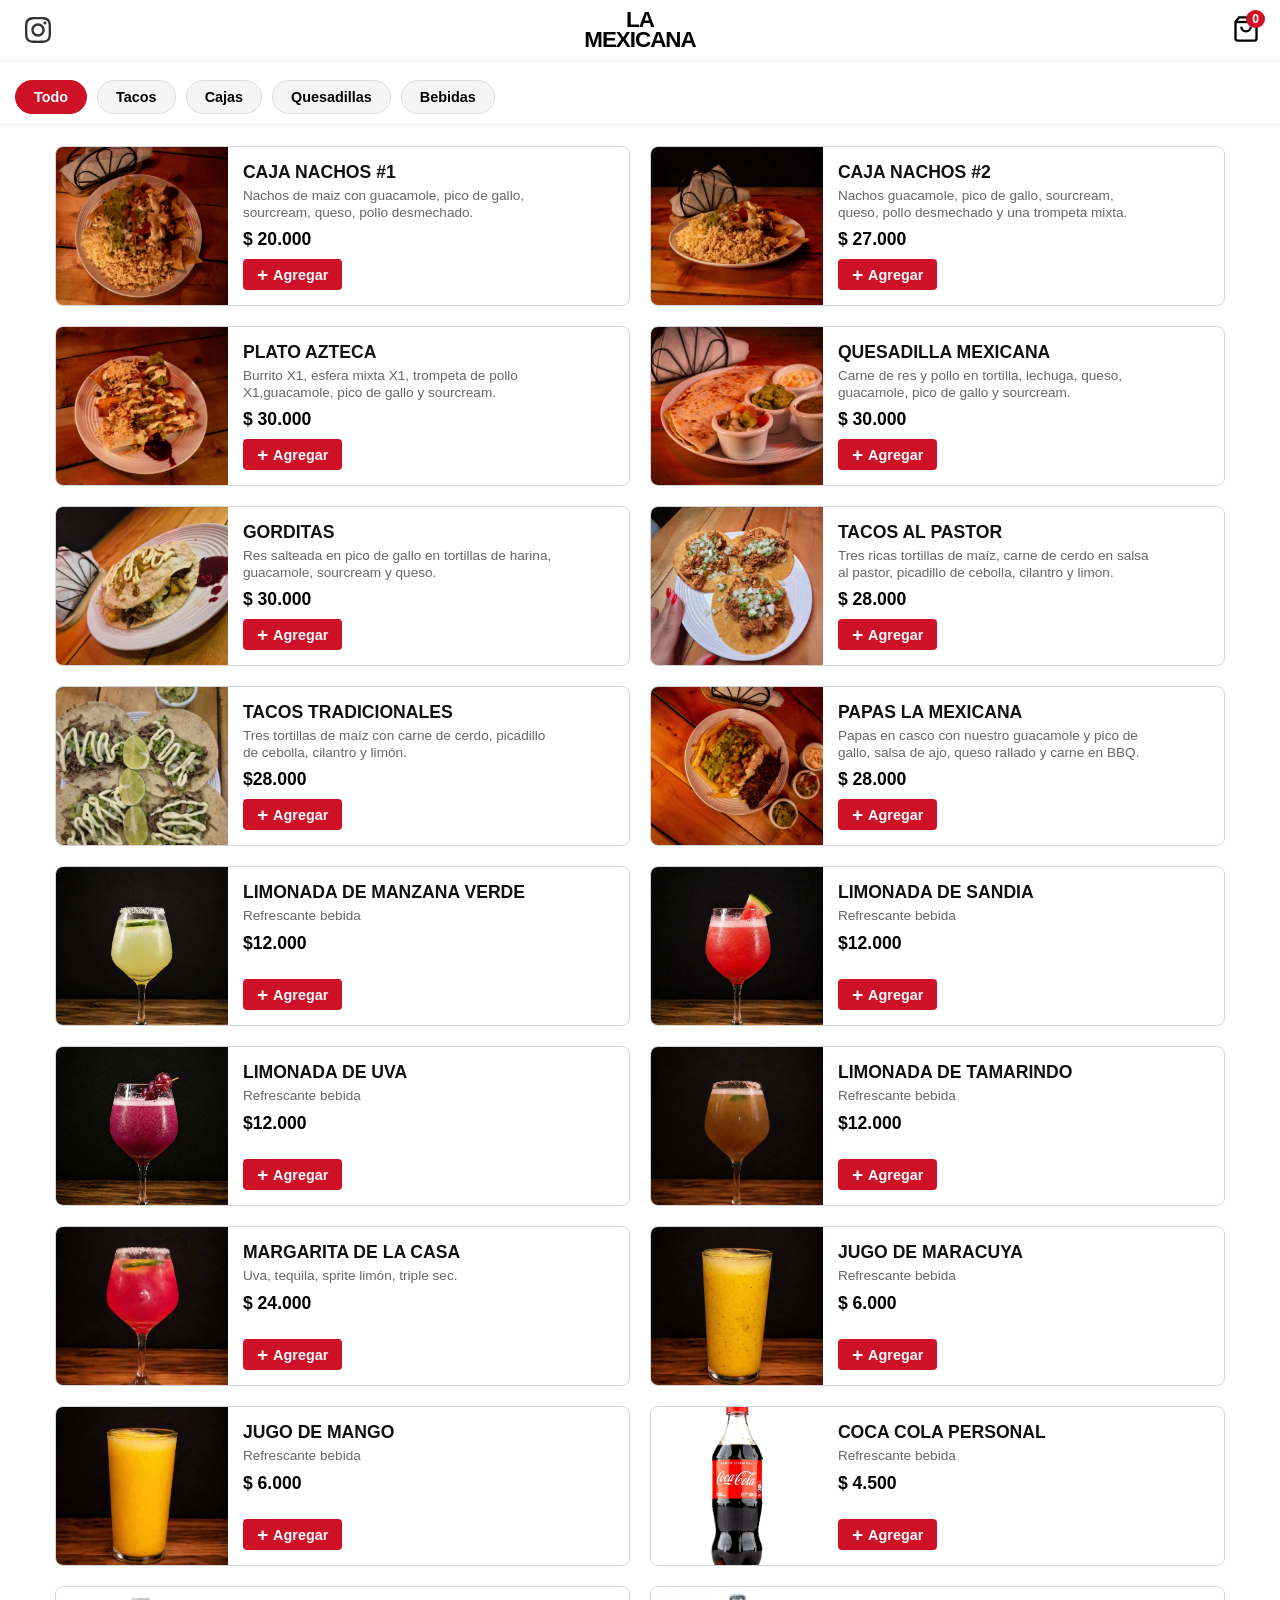
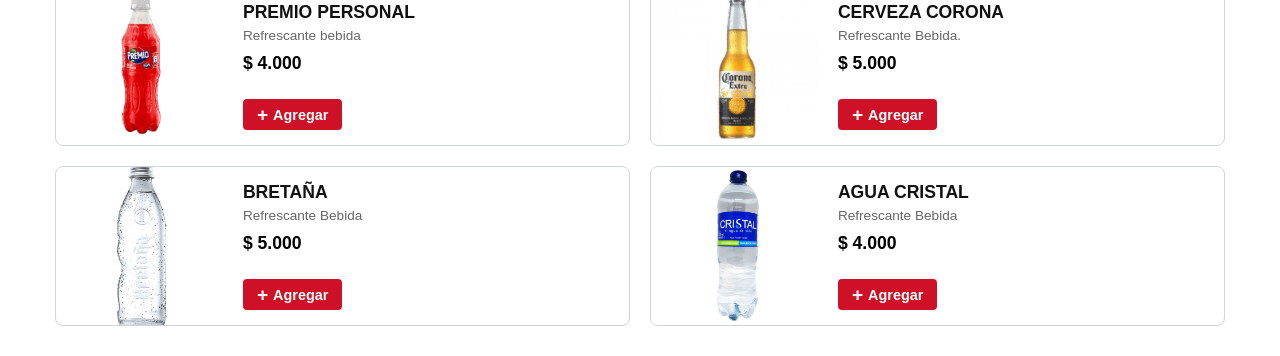
<file: index.html>
<!DOCTYPE html>
<html lang="es">
<head>
    <meta charset="UTF-8">
    <meta name="google-site-verification" content="0MdBgIOoz4lcmElptURvBI7QgKRlMgkLcE9_3x5aL7k" />
    <meta name="viewport" content="width=device-width, initial-scale=1.0">
    <title>La Mexicana | Restaurante Mexicano </title>
    <meta name="google-site-verification" content="3avUGwNjsr0bWU4LqgYC7vTgoO8_vTx6WluDclykZWw" /> 
    <link rel="icon" href="imagenes/logo-lamexicana.png" type="image/jpeg">
    <link rel="stylesheet" href="styles.css">
</head>
<body>
    <div id="overlay-bg" class="overlay-bg"></div>

    <div id="side-cart" class="cart-sidebar">
        <div style="padding:20px; border-bottom:1px solid #eee; display:flex; justify-content:space-between; align-items:center;">
            <h3 style="margin:0; font-size:16px; letter-spacing:1px;">TU CARRITO</h3>
            <button id="close-cart" class="close-btn">✕</button>
        </div>

        <div id="cart-items-container" class="cart-body">
            <p style="text-align:center; color:#888; margin-top:50px;">El carrito está vacío</p>
        </div>

        <div style="padding:20px; border-top:1px solid #eee; background: #fafafa;">
            <div style="display: flex; justify-content: space-between; align-items: center; margin-bottom: 15px;">
                <span style="font-size: 14px; font-weight: bold;">¿Necesitas domicilio?</span>
                <select id="delivery-select" onchange="updateCartUI()" style="padding: 5px; border-radius: 5px; border: 1px solid #ccc;">
                    <option value="local">No, comer aquí</option>
                    <option value="no">No, paso al local</option>
                    <option value="si">Sí, por favor</option>
                </select>
            </div>
            <div id="cart-total-display"></div>
        </div>

        <div style="padding:20px; border-top:1px solid #eee;">
            <button id="checkout-whatsapp" class="btn-add-cart" style="width: 100%; margin: 0;">
                FINALIZAR POR WHATSAPP
            </button>
        </div>
    </div>

    <header class="header">
        <div class="header-container">
            <div class="header-left">
                <a href="//www.instagram.com/mexicana_bello?igsh=aDVqdjcwMXY2ZnRp" target="_blank" rel="noopener noreferrer" class="icon-link-mex" aria-label="Visitar nuestro Instagram">
                    <svg viewBox="0 0 24 24" class="instagram-icon" fill="currentColor">
                        <path d="M12 2.163c3.204 0 3.584.012 4.85.07 3.252.148 4.771 1.691 4.919 4.919.058 1.265.069 1.645.069 4.849 0 3.205-.012 3.584-.069 4.849-.149 3.225-1.664 4.771-4.919 4.919-1.266.058-1.644.07-4.85.07-3.204 0-3.584-.012-4.849-.07-3.26-.149-4.771-1.699-4.919-4.919-.058-1.265-.069-1.645-.069-4.849 0-3.204.012-3.584.069-4.849.149-3.225 1.664-4.771 4.919-4.919 1.266-.057 1.645-.069 4.849-.069zm0-2.163c-3.259 0-3.667.014-4.947.072-4.358.2-6.78 2.618-6.98 6.98-.059 1.281-.073 1.689-.073 4.948 0 3.259.014 3.668.072 4.948.2 4.358 2.618 6.78 6.98 6.98 1.281.058 1.689.072 4.948.072 3.259 0 3.668-.014 4.948-.072 4.354-.2 6.782-2.618 6.979-6.98.059-1.28.073-1.689.073-4.948 0-3.259-.014-3.667-.072-4.947-.196-4.354-2.617-6.78-6.979-6.98-1.281-.059-1.69-.073-4.949-.073zm0 5.838c-3.403 0-6.162 2.759-6.162 6.162s2.759 6.162 6.162 6.162 6.162-2.759 6.162-6.162-2.759-6.162-6.162-6.162zm0 10.162c-2.209 0-4-1.791-4-4 0-2.209 1.791-4 4-4s4 1.791 4 4c0 2.209-1.791 4-4 4zm6.406-11.845c-.796 0-1.441.645-1.441 1.44s.645 1.44 1.441 1.44c.795 0 1.439-.645 1.439-1.44s-.644-1.44-1.439-1.44z"/>
                    </svg>
                </a>
            </div>
            <div class="header-logo">
                <h1 class="logo-text">LA <br> MEXICANA</h1>
            </div>
            <div class="header-icons">
                <button class="icon-btn" id="cart-trigger" style="background:none; border:none; position:relative; cursor:pointer;">
                    <svg viewBox="0 0 24 24" width="28" height="28" stroke="currentColor" stroke-width="2" fill="none">
                        <path d="M6 2L3 6v14a2 2 0 0 0 2 2h14a2 2 0 0 0 2-2V6l-3-4Z"></path>
                        <line x1="3" y1="6" x2="21" y2="6"></line>
                        <path d="M16 10a4 4 0 0 1-8 0"></path>
                    </svg>
                    <span class="cart-count">0</span>
                </button>
            </div>
        </div>
    </header>

    <nav class="category-nav">
        <div class="category-scroll">
            <button class="category-btn active" onclick="filterCategory('todos')">Todo</button>
            <button class="category-btn" onclick="filterCategory('Tacos')">Tacos</button>
            <button class="category-btn" onclick="filterCategory('Cajas')">Cajas</button>
            <button class="category-btn" onclick="filterCategory('Quesadillas')"> Quesadillas</button>
            <button class="category-btn" onclick="filterCategory('Bebidas')">Bebidas</button>
        </div>
    </nav>

    <main class="menu-container">
        <div class="product-grid">

            <div class="product-card Cajas">
                <div class="product-image">
                    <img src="imagenes/caja-01.webp" loading="lazy" alt="Caja nachos 01">
                </div>
                <div class="product-info">
                    <div class="product-text">
                        <h3>CAJA NACHOS #1</h3>
                        <p>Nachos de maiz con guacamole, pico de gallo, sourcream, queso, pollo desmechado. </p>
                        <span class="price">$ 20.000</span>
                    </div>
                    <button class="btn-add-mex" onclick="addToCart('caja-01', 'Caja Nachos #1', 30000)">
                        <span class="plus-icon">+</span> Agregar
                    </button>
                </div>
            </div>

            <div class="product-card Cajas">
                <div class="product-image">
                    <img src="imagenes/caja-02.webp" loading="lazy" alt="Caja Nachos #2">
                </div>
                <div class="product-info">
                    <div class="product-text">
                        <h3>CAJA NACHOS #2</h3>
                        <p>Nachos guacamole, pico de gallo, sourcream, queso, pollo desmechado y una trompeta mixta.</p>
                        <span class="price">$ 27.000</span>
                    </div>
                    <button class="btn-add-mex" onclick="addToCart('caja-02', 'Caja Nachos #2', 30000)">
                        <span class="plus-icon">+</span> Agregar
                    </button>
                </div>
            </div>


            <div class="product-card Cajas">
                <div class="product-image">
                    <img src="imagenes/plato-azteca.webp" loading="lazy" alt="Plato Azteca">
                </div>
                <div class="product-info">
                    <div class="product-text">
                        <h3>PLATO AZTECA</h3>
                        <p>Burrito X1, esfera mixta X1, trompeta de pollo X1,guacamole, pico de gallo y sourcream. </p>
                        <span class="price">$ 30.000</span>
                    </div>
                    <button class="btn-add-mex" onclick="addToCart('caja-03', 'Plato Azteca', 30000)">
                        <span class="plus-icon">+</span> Agregar
                    </button>
                </div>
            </div>

            <div class="product-card Quesadillas">
                <div class="product-image">
                    <img src="imagenes/quesadilla.webp" loading="lazy" alt="Quesadilla">
                </div>
                <div class="product-info">
                    <div class="product-text">
                        <h3>QUESADILLA MEXICANA</h3>
                        <p>Carne de res y pollo en tortilla, lechuga, queso, guacamole, pico de gallo y sourcream. </p>
                        <span class="price">$ 30.000</span>
                    </div>
                    <button class="btn-add-mex" onclick="addToCart('quesa-01', 'Quesadilla Mexicana', 30000)">
                        <span class="plus-icon">+</span> Agregar
                    </button>
                </div>
            </div>

            <div class="product-card Quesadillas">
                <div class="product-image">
                    <img src="imagenes/gorditas.jpeg" loading="lazy" alt="Gorditas">
                </div>
                <div class="product-info">
                    <div class="product-text">
                        <h3>GORDITAS</h3>
                        <p>Res salteada en pico de gallo en tortillas de harina,
                        guacamole, sourcream y queso.</p>
                        <span class="price">$ 30.000</span>
                    </div>
                    <button class="btn-add-mex" onclick="addToCart('quesa-01', 'Gorditas', 30000)">
                        <span class="plus-icon">+</span> Agregar
                    </button>
                </div>
            </div>

            <div class="product-card Tacos">
                <div class="product-image">
                    <img src="imagenes/tacos-al-pastor.webp" loading="lazy"  alt="Tacos">
                </div>
                <div class="product-info">
                    <div class="product-text">
                        <h3>TACOS AL PASTOR</h3>
                        <p>Tres ricas tortillas de maíz, carne de cerdo en salsa al pastor, picadillo de cebolla, cilantro y limon.</p>
                        <span class="price">$ 28.000</span>
                    </div>
                    <button class="btn-add-mex" onclick="addToCart('tacos-01', 'Tacos Al Pastor', 28000)">
                        <span class="plus-icon">+</span> Agregar
                    </button>
                </div>
            </div>

            <div class="product-card Tacos">
                <div class="product-image">
                    <img src="imagenes/tacos-tradicionales.webp" loading="lazy" alt="Tacos">
                </div>
                <div class="product-info">
                    <div class="product-text">
                        <h3>TACOS TRADICIONALES</h3>
                        <p>Tres tortillas de maíz con carne de cerdo, picadillo de cebolla, cilantro y limón.</p>
                        <span class="price">$28.000</span>
                    </div>
                    <button class="btn-add-mex" onclick="addToCart('tacos-02', 'Tacos Tradicionales', 28000)">
                        <span class="plus-icon">+</span> Agregar
                    </button>
                </div>
            </div>

            <div class="product-card">
                <div class="product-image">
                    <img src="imagenes/papas-la-mexicana.webp" loading="lazy" alt="papas la mexicana">
                </div>
                <div class="product-info">
                    <div class="product-text">
                        <h3>PAPAS LA MEXICANA</h3>
                        <p>Papas en casco con nuestro guacamole y pico de gallo, salsa de ajo, queso rallado y carne en BBQ.</p>
                        <span class="price">$ 28.000</span>
                    </div>
                    <button class="btn-add-mex" onclick="addToCart('papas-01', 'Papas La Mexicana', 28000)">
                        <span class="plus-icon">+</span> Agregar
                    </button>
                </div>
            </div>

            <div class="product-card Bebidas">
                <div class="product-image">
                    <img src="imagenes/limonada-manzana-verde.webp" loading="lazy" alt="Manzana Verde">
                </div>
                <div class="product-info">
                    <div class="product-text">
                        <h3>Limonada De Manzana Verde</h3>
                        <p>Refrescante bebida</p>
                        <span class="price">$12.000</span>
                    </div>
                    <button class="btn-add-mex" onclick="addToCart('bebida-01', 'Limonada De Manzana Verde', 12000)">
                        <span class="plus-icon">+</span> Agregar
                    </button>
                </div>
            </div>

            <div class="product-card Bebidas">
                <div class="product-image">
                    <img src="imagenes/limonada-sandia.webp" loading="lazy" alt="Limonada Sandia">
                </div>
                <div class="product-info">
                    <div class="product-text">
                        <h3>Limonada De Sandia</h3>
                        <p>Refrescante bebida</p>
                        <span class="price">$12.000</span>
                    </div>
                    <button class="btn-add-mex" onclick="addToCart('bebida-02', 'Limonada De Sandia', 12000)">
                        <span class="plus-icon">+</span> Agregar
                    </button>
                </div>
            </div>

            <div class="product-card Bebidas">
                <div class="product-image">
                    <img src="imagenes/limonada-uva.jpeg" loading="lazy" alt="Limonada Uva">
                </div>
                <div class="product-info">
                    <div class="product-text">
                        <h3>Limonada De Uva</h3>
                        <p>Refrescante bebida</p>
                        <span class="price">$12.000</span>
                    </div>
                    <button class="btn-add-mex" onclick="addToCart('bebida-03', 'Limonada De Uva', 12000)">
                        <span class="plus-icon">+</span> Agregar
                    </button>
                </div>
            </div>

            <div class="product-card Bebidas">
                <div class="product-image">
                    <img src="imagenes/agua-tamarindo.webp" loading="lazy" alt="Tamarindo">
                </div>
                <div class="product-info">
                    <div class="product-text">
                        <h3>Limonada De Tamarindo</h3>
                        <p>Refrescante bebida</p>
                        <span class="price">$12.000</span>
                    </div>
                    <button class="btn-add-mex" onclick="addToCart('bebida-04', 'Limonada De Tamarindo', 12000)">
                        <span class="plus-icon">+</span> Agregar
                    </button>
                </div>
            </div>

            <div class="product-card Bebidas">
                <div class="product-image">
                    <img src="imagenes/margarita-de-la-casa.webp" loading="lazy" alt="Margarita de la casa">
                </div>
                <div class="product-info">
                    <div class="product-text">
                        <h3>Margarita de la Casa</h3>
                        <p>Uva, tequila, sprite limón, triple sec.</p>
                        <span class="price">$ 24.000</span>
                    </div>
                    <button class="btn-add-mex" onclick="addToCart('bebida-05', 'Margarita De La Casa', 24000)">
                        <span class="plus-icon">+</span> Agregar
                    </button>
                </div>
            </div>

            <div class="product-card Bebidas">
                <div class="product-image">
                    <img src="imagenes/jugo-maracuya.webp" loading="lazy" alt="Jugo de Maracuya">
                </div>
                <div class="product-info">
                    <div class="product-text">
                        <h3>Jugo De Maracuya</h3>
                        <p>Refrescante bebida</p>
                        <span class="price">$ 6.000</span>
                    </div>
                    <button class="btn-add-mex" onclick="addToCart('bebida-06', 'Jugo De Maracuya', 6000)">
                        <span class="plus-icon">+</span> Agregar
                    </button>
                </div>
            </div>

            <div class="product-card Bebidas">
                <div class="product-image">
                    <img src="imagenes/jugo-mango.webp" loading="lazy" alt="Jugo de Mango">
                </div>
                <div class="product-info">
                    <div class="product-text">
                        <h3>Jugo De Mango</h3>
                        <p>Refrescante bebida</p>
                        <span class="price">$ 6.000</span>
                    </div>
                    <button class="btn-add-mex" onclick="addToCart('bebida-07', 'Jugo De Mango', 6000)">
                        <span class="plus-icon">+</span> Agregar
                    </button>
                </div>
            </div>

            <div class="product-card Bebidas">
                <div class="product-image">
                    <img src="imagenes/coca-cola-personal.jpg" loading="lazy" alt="Coca Cola">
                </div>
                <div class="product-info">
                    <div class="product-text">
                        <h3>Coca Cola Personal</h3>
                        <p>Refrescante bebida</p>
                        <span class="price">$ 4.500</span>
                    </div>
                    <button class="btn-add-mex" onclick="addToCart('bebida-08', 'Coca Cola Personal', 4500)">
                        <span class="plus-icon">+</span> Agregar
                    </button>
                </div>
            </div>

            <div class="product-card Bebidas">
                <div class="product-image">
                    <img src="imagenes/Gaseosa-Premio-Personal.png" loading="lazy" alt="Premio Personal">
                </div>
                <div class="product-info">
                    <div class="product-text">
                        <h3>Premio Personal</h3>
                        <p>Refrescante bebida</p>
                        <span class="price">$ 4.000</span>
                    </div>
                    <button class="btn-add-mex" onclick="addToCart('bebida-09', 'Premio Personal', 4000)">
                        <span class="plus-icon">+</span> Agregar
                    </button>
                </div>
            </div>


            <div class="product-card Bebidas">
                <div class="product-image">
                    <img src="imagenes/cerveza-corona.png" loading="lazy" alt="Cerveza Corona">
                </div>
                <div class="product-info">
                    <div class="product-text">
                        <h3>Cerveza Corona</h3>
                        <p>Refrescante Bebida.</p>
                        <span class="price">$ 5.000</span>
                    </div>
                    <button class="btn-add-mex" onclick="addToCart('bebida-10', 'Cerveza Corona', 5000)">
                        <span class="plus-icon">+</span> Agregar
                    </button>
                </div>
            </div>

            <div class="product-card Bebidas">
                <div class="product-image">
                    <img src="imagenes/bretaña-vidrio.webp" loading="lazy"  alt="Bretaña">
                </div>
                <div class="product-info">
                    <div class="product-text">
                        <h3>Bretaña</h3>
                        <p>Refrescante Bebida</p>
                        <span class="price">$ 5.000</span>
                    </div>
                    <button class="btn-add-mex" onclick="addToCart('bebida-11', 'Bretaña', 5000)">
                        <span class="plus-icon">+</span> Agregar
                    </button>
                </div>
            </div>

            <div class="product-card Bebidas">
                <div class="product-image">
                    <img src="imagenes/agua-cristal.jpg" loading="lazy" alt="Agua">
                </div>
                <div class="product-info">
                    <div class="product-text">
                        <h3>Agua Cristal</h3>
                        <p>Refrescante Bebida</p>
                        <span class="price">$ 4.000</span>
                    </div>
                    <button class="btn-add-mex" onclick="addToCart('bebida-12', 'Agua Cristal', 4000)">
                        <span class="plus-icon">+</span> Agregar
                    </button>
                </div>
            </div>


            <!-- <div class="product-card Bebidas">
                <div class="product-image">
                    <img src="imagenes/" alt="Michelada Mexicana">
                </div>
                <div class="product-info">
                    <div class="product-text">
                        <h3>MICHELADA MEXICANA</h3>
                        <p>Refrescante bebida</p>
                        <span class="price">$ 4.000</span>
                    </div>
                    <button class="btn-add-mex" onclick="addToCart('bebida-03', 'Michelada Mexicana', 4000)">
                        <span class="plus-icon">+</span> Agregar
                    </button>
                </div>
            </div>
            
            <div class="product-card Bebidas">
                <div class="product-image">
                    <img src="imagenes/" alt="Tamarindo">
                </div>
                <div class="product-info">
                    <div class="product-text">
                        <h3>AGUA DE TAMARINDO</h3>
                        <p>Refrescante bebida</p>
                        <span class="price">$ 4.000</span>
                    </div>
                    <button class="btn-add-mex" onclick="addToCart('bebida-04', 'Agua De Tamarindo', 4000)">
                        <span class="plus-icon">+</span> Agregar
                    </button>
                </div>
            </div>

            <div class="product-card Bebidas">
                <div class="product-image">
                    <img src="imagenes/" alt="Horchata">
                </div>
                <div class="product-info">
                    <div class="product-text">
                        <h3>HORCHATA</h3>
                        <p>Refrescante bebida</p>
                        <span class="price">$ 4.000</span>
                    </div>
                    <button class="btn-add-mex" onclick="addToCart('bebida-05', 'Horchata', 4000)">
                        <span class="plus-icon">+</span> Agregar
                    </button>
                </div>
            </div>
            
            <div class="product-card Bebidas">
                <div class="product-image">
                    <img src="imagenes/" alt="Margarita Clasica">
                </div>
                <div class="product-info">
                    <div class="product-text">
                        <h3>Margarita Clasica</h3>
                        <p>Refrescante bebida</p>
                        <span class="price">$ 4.000</span>
                    </div>
                    <button class="btn-add-mex" onclick="addToCart('bebida-06', 'Margarita Clasica', 4000)">
                        <span class="plus-icon">+</span> Agregar
                    </button>
                </div>
            </div>

            <div class="product-card Bebidas">
                <div class="product-image">
                    <img src="imagenes/" alt="Tequilla Triset">
                </div>
                <div class="product-info">
                    <div class="product-text">
                        <h3>TEQUILLA LIMON TRISET NARANJA</h3>
                        <p>Refrescante bebida</p>
                        <span class="price">$ 4.000</span>
                    </div>
                    <button class="btn-add-mex" onclick="addToCart('bebida-07', 'Tequilla Triset Naranja', 4000)">
                        <span class="plus-icon">+</span> Agregar
                    </button>
                </div>
            </div>

            <div class="product-card Bebidas">
                <div class="product-image">
                    <img src="imagenes/" alt="Coctel Perlas Negras">
                </div>
                <div class="product-info">
                    <div class="product-text">
                        <h3>COCTEL PERLAS NEGRAS</h3>
                        <p>Refrescante bebida</p>
                        <span class="price">$ 4.000</span>
                    </div>
                    <button class="btn-add-mex" onclick="addToCart('bebida-08', 'Coctel Perlas Negras', 4000)">
                        <span class="plus-icon">+</span> Agregar
                    </button>
                </div>
            </div>

            <div class="product-card Bebidas">
                <div class="product-image">
                    <img src="imagenes/" alt="Coctel Perlas Negras">
                </div>
                <div class="product-info">
                    <div class="product-text">
                        <h3>CANTARITOS MICHELADOS</h3>
                        <p>Refrescante bebida</p>
                        <span class="price">$ 4.000</span>
                    </div>
                    <button class="btn-add-mex" onclick="addToCart('bebida-09', 'Cantaritos Michelados', 4000)">
                        <span class="plus-icon">+</span> Agregar
                    </button>
                </div>
            </div>

            <div class="product-card Bebidas">
                <div class="product-image">
                    <img src="imagenes/" alt=" Redbull hipnótic jager negro">
                </div>
                <div class="product-info">
                    <div class="product-text">
                        <h3> Redbull hipnótic jager negro</h3>
                        <p>Refrescante bebida</p>
                        <span class="price">$ 4.000</span>
                    </div>
                    <button class="btn-add-mex" onclick="addToCart('bebida-10', ' Redbull hipnótic jager negro', 4000)">
                        <span class="plus-icon">+</span> Agregar
                    </button>
                </div>
            </div>
        </div> !-->
    </main>

    <div id="modal-personalizar" class="modal-overlay">
        <div class="modal-content">
            <button id="close-modal" class="close-modal-btn">✕</button>
            <div class="modal-header-food">
                <h2 id="food-modal-name">Nombre del Plato</h2>
                <p id="food-modal-price-base" class="food-price-big">$0</p>
            </div>
            <div class="modal-body-food">
                <div class="options-section">
                    <h3>¿Quieres agregar algo extra?</h3>
                    <div class="options-grid">
                        <label class="option-check">
                            <input type="checkbox" name="adicion" value="Extra Queso" data-price="4000">
                            <span class="custom-check"></span>
                            <span class="option-text">Extra Queso (+$4.000)</span>
                        </label>
                        <label class="option-check">
                            <input type="checkbox" name="adicion" value="Guacamole" data-price="3500">
                            <span class="custom-check"></span>
                            <span class="option-text">Guacamole (+$3.500)</span>
                        </label>
                        <label class="option-check">
                            <input type="checkbox" name="adicion" value="Pico de Gallo" data-price="2500">
                            <span class="custom-check"></span>
                            <span class="option-text">Pico De Gallo (+$2.500)</span>
                        </label>
                        <label class="option-check">
                            <input type="checkbox" name="adicion" value="Porcion Papas" data-price="6000">
                            <span class="custom-check"></span>
                            <span class="option-text">Porcion Papas (+$6.000)</span>
                        </label>
                        <label class="option-check">
                            <input type="checkbox" name="adicion" value="Ninguna" data-price="0">
                            <span class="custom-check"></span>
                            <span class="option-text">Ninguna</span>
                        </label>
                    </div>
                </div>
                <div class="options-section">
                    <h3>Elige tu Salsa</h3>
                    <div class="options-grid">
                        <label class="option-radio">
                            <input type="radio" name="salsa" value="Maracuya (Dulce)" checked>
                            <span class="custom-radio"></span>
                            <span class="option-text">Maracuya</span>
                        </label>
                        <label class="option-radio">
                            <input type="radio" name="salsa" value="Roja">
                            <span class="custom-radio"></span>
                            <span class="option-text">Roja</span>
                        </label>
                        <label class="option-radio">
                            <input type="radio" name="salsa" value="Rosada">
                            <span class="custom-radio"></span>
                            <span class="option-text">Rosada</span>
                        </label>
                        <label class="option-radio">
                            <input type="radio" name="salsa" value="Ajo">
                            <span class="custom-radio"></span>
                            <span class="option-text">Ajo</span>
                        </label>
                        <label class="option-radio">
                            <input type="radio" name="salsa" value="Extra Picante">
                            <span class="custom-radio"></span>
                            <span class="option-text">Habanero en polvo</span>
                        </label>
                        <label class="option-radio">
                            <input type="radio" name="salsa" value="Ninguna">
                            <span class="custom-radio"></span>
                            <span class="option-text">Ninguna</span>
                        </label>
                    </div>
                </div>
                <div class="options-section">
                    <h3>Notas para la cocina</h3>
                    <textarea id="food-notes" placeholder="Ej: Sin cebolla, por favor..."></textarea>
                </div>
            </div>
            <div class="modal-footer-food">
                <button id="confirm-add-food" class="btn-confirm-food">Confirmar y Añadir</button>
            </div>
        </div>
    </div>

    <script>
        // ESTADO GLOBAL (LLAMADO DE CONSTANTES Y VARIABLES)
        let cart = JSON.parse(localStorage.getItem('mexicana_cart')) || [];
        let platoActual = {};

        const sideCart = document.getElementById('side-cart');
        const overlay = document.getElementById('overlay-bg');
        const cartCountElement = document.querySelector('.cart-count');
        const cartItemsContainer = document.getElementById('cart-items-container');
        const modalFood = document.getElementById('modal-personalizar');

        // GESTIÓN DE INTERFAZ
        const toggleCart = (show) => {
            sideCart.classList.toggle('active', show);
            overlay.classList.toggle('active', show);
        };

        const cerrarModal = () => {
            modalFood.classList.remove('active');
            if (!sideCart.classList.contains('active')) overlay.classList.remove('active');
            document.querySelectorAll('input[name="adicion"]').forEach(i => i.checked = false);
            document.getElementById('food-notes').value = "";
        };

        document.getElementById('cart-trigger').onclick = () => toggleCart(true);
        document.getElementById('close-cart').onclick = () => toggleCart(false);
        document.getElementById('close-modal').onclick = cerrarModal;
        overlay.onclick = () => { toggleCart(false); cerrarModal(); };

        // LÓGICA DE AGREGAR AL CARRITO 
        window.addToCart = (id, name, price) => {
            platoActual = { id, name, price };

            // LOGICA DE BEBIDAS
            if (id.toLowerCase().includes('bebida')) {
                const item = {
                    id: `${platoActual.id}-${Date.now()}`,
                    name: platoActual.name,
                    price: platoActual.price,
                    adiciones: [],
                    salsa: "", // No aplica para bebidas
                    notas: "",
                    quantity: 1
                };
                cart.push(item);
                updateCartUI();
                toggleCart(true); // Abrir carrito para confirmar que se agregó
            } else {
                // Si es comida, mostramos el modal de personalización
                document.getElementById('food-modal-name').innerText = name;
                document.getElementById('food-modal-price-base').innerText = `$ ${price.toLocaleString('es-CO')}`;
                modalFood.classList.add('active');
                overlay.classList.add('active');
            }
        };

        // CONFIRMACIÓN DENTRO DEL MODAL 
            document.getElementById('confirm-add-food').onclick = () => {
                let adiciones = [];
                let extraPrecio = 0;

                document.querySelectorAll('input[name="adicion"]:checked').forEach(input => {
                    if(input.value !== "Ninguna") {
                        adiciones.push(input.value);
                        extraPrecio += parseFloat(input.getAttribute('data-price'));
                    }
                });

                // Buscar la salsa seleccionada
                const salsaChecked = document.querySelector('input[name="salsa"]:checked');
                const salsa = salsaChecked ? salsaChecked.value : "Ninguna";
                const notas = document.getElementById('food-notes').value.trim();

                const item = {
                    id: `${platoActual.id}-${Date.now()}`, 
                    name: platoActual.name,
                    price: platoActual.price + extraPrecio,
                    adiciones,
                    salsa,
                    notas,
                    quantity: 1
                };

                cart.push(item);
                updateCartUI();
                cerrarModal();
                toggleCart(true);
            };

        // ACTUALIZACIÓN DE CARRITO
        function updateCartUI() {
            localStorage.setItem('mexicana_cart', JSON.stringify(cart));
            cartCountElement.innerText = cart.length;

            if (cart.length === 0) {
                cartItemsContainer.innerHTML = '<p style="text-align:center; color:#888; margin-top:50px;">El carrito está vacío</p>';
                document.getElementById('cart-total-display').innerHTML = "";
                return;
            }

            let subtotal = 0;
            cartItemsContainer.innerHTML = cart.map((item) => {
                subtotal += item.price;
                return `
                    <div class="cart-item">
                        <div style="flex:1">
                            <p class="cart-item-name">${item.name}</p>
                            <p style="font-size:0.75rem; color:#666;">
                                ${item.adiciones.length > 0 ? '+ ' + item.adiciones.join(', ') : 'Sin extras'} | ${item.salsa}
                            </p>
                            <p class="cart-item-price">$ ${item.price.toLocaleString('es-CO')}</p>
                        </div>
                        <button class="btn-remove" onclick="removeFromCart('${item.id}')">✕</button>
                    </div>
                `;
            }).join('');

            const deliveryType = document.getElementById('delivery-select').value;
            const costoEnvio = deliveryType === 'si' ? 6500 : 0;
            const totalFinal = subtotal + costoEnvio;

            document.getElementById('cart-total-display').innerHTML = `
                <div style="padding:10px 0; border-top:1px solid #eee; font-size: 0.9rem;">
                    <div style="display:flex; justify-content:space-between; color:#555;">
                        <span>Subtotal:</span><span>$ ${subtotal.toLocaleString('es-CO')}</span>
                    </div>
                    ${costoEnvio > 0 ? `<div style="display:flex; justify-content:space-between; color:#555;"><span>Envío:</span><span>$ ${costoEnvio.toLocaleString('es-CO')}</span></div>` : ''}
                    <div style="display:flex; justify-content:space-between; font-weight:bold; font-size:1.1rem; margin-top:5px;">
                        <span>TOTAL:</span><span>$ ${totalFinal.toLocaleString('es-CO')}</span>
                    </div>
                </div>
            `;
        }

        window.removeFromCart = (id) => {
            cart = cart.filter(item => item.id !== id);
            updateCartUI();
        };

        //ENVÍO DEL PEDIDO POR MENSAJE DE WHATSAPP
        document.getElementById('checkout-whatsapp').onclick = () => {
        if (cart.length === 0) return alert("¡Tu carrito está vacío! 🛒");

        const tel = "573052773160";
        const deliveryType = document.getElementById('delivery-select').value;
        const costoEnvio = deliveryType === 'si' ? 6500 : 0;
        
        let subtotal = cart.reduce((acc, item) => acc + item.price, 0);
        let totalFinal = subtotal + costoEnvio;

        let msg = "¡Hola La Mexicana! 🌮🌶️\n\n";
        
        if (deliveryType === 'si') msg += "🛵 *Pedido para Domicilio*\n";
        else if (deliveryType === 'local') msg += "🍽️ *Pedido para la Mesa*\n";
        else if (deliveryType === 'no') msg += "🏪 *Pedido para Recoger*\n";

        msg += "--------------------------\n";
        cart.forEach(item => {
            msg += `✅ *${item.name}*\n`;
            if(item.adiciones.length > 0) msg += `   ➕ Extras: ${item.adiciones.join(', ')}\n`;
            msg += `   🔥 Salsa: ${item.salsa}\n`;
            if(item.notas) msg += `   📝 Notas: ${item.notas}\n`;
            msg += `   💰 $${item.price.toLocaleString('es-CO')}\n\n`;
        });

        msg += "--------------------------\n";
        if (costoEnvio > 0) msg += `🛵 *Envío:* $${costoEnvio.toLocaleString('es-CO')}\n`;
        msg += `🚀 *TOTAL A PAGAR: $${totalFinal.toLocaleString('es-CO')}*\n\n`;
        
        // Mensaje final dependiendo de la opcion
        if (deliveryType === 'si') {
            msg += "📍 Mi dirección es: ";
        } else if (deliveryType === 'local') {
            msg += "🪑 Mi número de mesa es: ";
        } else if (deliveryType === 'no') {
            msg += "⏰ Paso por el local en 20-30 min.";
        }
        
        window.open(`https://wa.me/${tel}?text=${encodeURIComponent(msg)}`, '_blank');
    };

        // FILTRO DE MENU SUPERIOR
        window.filterCategory = (category) => {
            document.querySelectorAll('.category-btn').forEach(btn => btn.classList.remove('active'));
            if(event) event.currentTarget.classList.add('active');

            document.querySelectorAll('.product-card').forEach(card => {
                const match = category === 'todos' || card.classList.contains(category);
                card.style.display = match ? "flex" : "none";
            });
        };

        
        updateCartUI();
    </script>
</body>
</html>
</file>
<file: styles.css>
/* ============================================
   RESET Y CONFIGURACIÓN BÁSICA
   ============================================ */
* {
    margin: 0;
    padding: 0;
    box-sizing: border-box;
    font-family: 'Segoe UI', Tahoma, Geneva, Verdana, sans-serif;
}

body {
    background-color: #fff;
    color: #333;
}

/* ============================================
   HEADER
   ============================================ */
header {
    background-color: #fff;
    border-bottom: 1px solid #f0f0f0;
    position: sticky;
    top: 0;
    z-index: 1000;
}

.header-container {
    display: flex;
    align-items: center;
    justify-content: space-between;
    gap: 15px;
    padding: 10px 20px;
}

.logo-text {
    font-family: 'Arial Black', sans-serif;
    font-size: 1.4rem;
    line-height: 0.9;
    text-align: center;
    color: #000;
    letter-spacing: -1px;
}

.header-logo {
    flex-grow: 1;
    display: flex;
    justify-content: center;
}

.cart-count {
    position: absolute;
    top: -5px;
    right: -5px;
    background: #ce1126;
    color: white;
    border-radius: 50%;
    padding: 2px 6px;
    font-size: 12px;
    font-weight: bold;
}

.header-left,
.header-icons {
    flex: 1; /* Ocupan espacio igual para centrar el logo */
    display: flex;
}

.header-left {
    justify-content: flex-start; /* Instagram a la izquierda */
}

.header-icons {
    justify-content: flex-end; /* Carrito a la derecha */
    position: relative; /* Para el contador */
}

/* Estilos específicos para el enlace e icono de Instagram */
.icon-link-mex {
    display: inline-flex;
    align-items: center;
    justify-content: center;
    color: #333; /* Color inicial neutro */
    text-decoration: none;
    transition: transform 0.2s, color 0.2s;
    padding: 5px; /* Área de toque más grande en móvil */
}

.instagram-icon {
    width: 26px; /* Tamaño equilibrado con el carrito */
    height: 26px;
}

/* Efecto Hover estilo La Mexicana (Verde/Rojo) */
.icon-link-mex:hover {
    transform: scale(1.1); /* Liguero zoom */
    color: #ce1126; /* Cambia a verde mexicano al pasar el mouse */
}

/* ==============================================
BARRA DE CATEGORÍAS
================================================0 */
.category-nav {
    background: #fff;
    border-bottom: 1px solid #eee;
    position: sticky;
    top: 70px; /* Ajusta según la altura de tu header fijo */
    z-index: 900;
    padding: 10px 0;
}

.category-scroll {
    display: flex;
    overflow-x: auto;
    white-space: nowrap;
    padding: 0 15px;
    gap: 10px;
    scrollbar-width: none; /* Oculta scroll en Firefox */
}

.category-scroll::-webkit-scrollbar { display: none; } /* Oculta scroll en Chrome/Safari */

.category-btn {
    background: #f5f5f5;
    border: 1px solid #ddd;
    padding: 8px 18px;
    border-radius: 20px;
    font-size: 0.9rem;
    font-weight: bold;
    cursor: pointer;
    transition: 0.3s;
}

.category-btn.active {
    background: #ce1126;
    color: white;
    border-color: #ce1126;
}

/* ============================================
   CARRITO SIDEBAR
   ============================================ */
.cart-sidebar {
    position: fixed;
    right: -350px;
    top: 0;
    width: 320px;
    height: 100%;
    background: white;
    z-index: 3000;
    transition: 0.4s ease;
    display: flex;
    flex-direction: column;
    box-shadow: -5px 0 15px rgba(0,0,0,0.1);
}


/* Contenedor del título "TU CARRITO" */
.cart-header {
    padding: 20px;
    border-bottom: 1px solid #eee;
    display: flex;
    justify-content: space-between;
    align-items: center;
}

.cart-header h3 {
    margin: 0;
    font-size: 16px;
    letter-spacing: 1px;
}

/* Cuerpo del carrito y mensaje de vacío */
.cart-body {
    flex-grow: 1;
    overflow-y: auto;
    padding: 20px;
}

.cart-empty-msg {
    text-align: center;
    color: #757575; /* Mejorado para accesibilidad */
    margin-top: 50px;
}

/* Contenedor del botón inferior */
.cart-footer {
    padding: 20px;
    border-top: 1px solid #eee;
}

/* Ajuste para el botón de WhatsApp */
.btn-whatsapp-checkout {
    width: 100%;
    margin: 0;
}


.cart-sidebar.active { 
    right: 0; 
}

.overlay-bg {
    position: fixed;
    top: 0;
    left: 0;
    width: 100%;
    height: 100%;
    background: rgba(0,0,0,0.5);
    display: none;
    z-index: 2500;
}

.overlay-bg.active { 
    display: block; 
}

.close-btn {
    background: none;
    border: none;
    font-size: 24px;
    cursor: pointer;
    padding: 0 15px;
    color: #888;
    transition: color 0.3s;
}

.close-btn:hover {
    color: #e91e63; /* Color rosa de tu logo */
}

/*CARRITO INSIDE*/
.cart-item {
    display: flex;
    justify-content: space-between;
    align-items: center;
    padding: 15px;
    border-bottom: 1px solid #eee;
    font-family: sans-serif;
}

.cart-item-name {
    font-size: 14px;
    font-weight: bold;
    margin: 0;
    text-transform: uppercase;
}

.cart-item-price {
    font-size: 13px;
    color: #666;
    margin: 5px 0 0 0;
}

.btn-remove {
    background: none;
    border: none;
    color: #ff4444;
    cursor: pointer;
    font-size: 18px;
}

/* Estilo del botón de añadir en la tienda */
.btn-add-cart {
    background-color: #000;
    color: #fff;
    border: none;
    padding: 10px;
    width: 100%;
    cursor: pointer;
    font-weight: bold;
    transition: 0.3s;
    margin-top: 10px;
}

.btn-add-cart:hover {
    background-color: #e91e63; 
}

/* ============================================
   CUERPO DE LA PÁGINA 
   ============================================ */
.menu-container {
    max-width: 1200px;
    margin: 30px auto;
    padding: 0 15px;
}

.menu-title {
    text-align: center;
    font-family: 'Arial Black', sans-serif;
    letter-spacing: 2px;
    margin-bottom: 30px;
    color: #1a1a1a;
}

/* La cuadrícula de 2 columnas */
.product-grid {
    display: grid;
    grid-template-columns: repeat(auto-fit, minmax(400px, 1fr));
    gap: 20px;
}

/* La Tarjeta Horizontal  */
.product-card {
    display: flex;
    background: #fff;
    border: 1px solid #d1d5db; /* Borde gris definido */
    border-radius: 8px;
    overflow: hidden;
    height: 160px; /* Altura fija para alineación perfecta */
    transition: transform 0.2s, box-shadow 0.2s;
}

.product-card:hover {
    box-shadow: 0 4px 12px rgba(0,0,0,0.1);
}

.product-image {
    width: 30%;
    height: 100%;
}

.product-image img {
    width: 100%;
    height: 100%;
    object-fit: cover;
}

.product-info {
    width: 60%;
    padding: 15px;
    display: flex;
    flex-direction: column;
    justify-content: space-between;
}

.product-text h3 {
    font-size: 1.1rem;
    font-weight: 800;
    margin-bottom: 5px;
    color: #111;
    text-transform: uppercase;
}

.product-text p {
    font-size: 0.85rem;
    color: #666;
    line-height: 1.2;
    margin-bottom: 8px;
}

.price {
    display: block;
    font-size: 1.1rem;
    font-weight: bold;
    color: #000;
}

/* Botón + Agregar */
.btn-add-mex {
    align-self: flex-start;
    background-color: #ce1126; /* Rojo Mexicano */
    color: white;
    border: none;
    padding: 6px 14px;
    border-radius: 4px;
    font-weight: bold;
    font-size: 0.9rem;
    cursor: pointer;
    display: flex;
    align-items: center;
    gap: 5px;
    transition: background 0.2s;
}

.btn-add-mex:hover {
    background-color: #a00d1e;
}

.plus-icon {
    font-size: 1.2rem;
    line-height: 1;
}

/* ============================================
   MODAL DE PERSONALIZACIÓN (MODIFICADO)
   ============================================ */
.modal-overlay {
    position: fixed;
    top: 0; left: 0;
    width: 100%; height: 100%;
    background: rgba(0,0,0,0.7);
    display: none;
    justify-content: center;
    align-items: center;
    z-index: 4000;
    opacity: 0;
    transition: opacity 0.3s ease;
}

.modal-overlay.active {
    display: flex;
    opacity: 1;
}

/* ✕ de cierre estilo carrito, en la esquina superior izquierda */
.close-modal-btn {
    position: fixed;
    top: 20px;
    left: 20px;
    background: none;
    border: none;
    font-size: 28px;
    color: #fff;
    cursor: pointer;
    z-index: 4100;
    padding: 10px;
    transition: color 0.3s;
}

.close-modal-btn:hover {
    color: #ce1126;
}

.modal-content {
    background: #fff;
    width: 90%;
    max-width: 500px;
    border-radius: 15px;
    position: relative;
    max-height: 90vh;
    display: flex;
    flex-direction: column;
    overflow: hidden;
    box-shadow: 0 10px 30px rgba(0,0,0,0.3);
}

.modal-header-food {
    padding: 25px 20px;
    border-bottom: 1px solid #eee;
    background-color: #fafafa;
}

.modal-header-food h2 {
    margin: 0 0 5px 0;
    font-size: 1.5rem;
    color: #006847;
    font-family: 'Arial Black', sans-serif;
}

.food-price-big {
    margin: 0;
    font-size: 1.3rem;
    font-weight: bold;
    color: #ce1126;
}

.modal-body-food {
    padding: 20px;
    overflow-y: auto;
    flex-grow: 1;
}

/* Separación mejorada de textos y secciones */
.options-section {
    margin-bottom: 25px;
}

.options-section h3 {
    font-size: 1.1rem;
    margin-bottom: 15px;
    color: #333;
    border-left: 4px solid #f1b31c;
    padding-left: 10px;
}

.options-grid {
    display: grid;
    gap: 12px;
}

.option-check, .option-radio {
    display: flex;
    align-items: center;
    cursor: pointer;
    position: relative;
    padding: 12px 10px; /* Más espacio interno */
    background: #f9f9f9;
    border-radius: 8px;
    margin-bottom: 5px; /* Separación entre cada opción */
    transition: background 0.2s;
}

.option-check:hover, .option-radio:hover {
    background: #f1f1f1;
}

.option-check input, .option-radio input {
    position: absolute;
    opacity: 0;
}

.custom-check, .custom-radio {
    height: 20px; width: 20px;
    border: 2px solid #ccc;
    background-color: #fff;
    margin-right: 10px;
    display: inline-block;
}

.custom-radio { border-radius: 50%; }
.custom-check { border-radius: 4px; }

.option-check input:checked ~ .custom-check,
.option-radio input:checked ~ .custom-radio {
    border-color: #006847;
}

.custom-check:after, .custom-radio:after {
    content: "";
    position: absolute;
    display: none;
}

.option-check input:checked ~ .custom-check:after,
.option-radio input:checked ~ .custom-radio:after {
    display: block;
}

.option-radio .custom-radio:after {
    top: 50%; left: 50%;
    transform: translate(-50%, -50%);
    width: 10px; height: 10px;
    border-radius: 50%;
    background: #006847;
}

.option-check .custom-check:after {
    left: 7px; top: 3px;
    width: 5px; height: 10px;
    border: solid #006847;
    border-width: 0 3px 3px 0;
    transform: rotate(45deg);
}

.option-text {
    font-size: 0.95rem;
    color: #444;
}

#food-notes {
    width: 100%;
    height: 80px;
    padding: 10px;
    border: 1px solid #ddd;
    border-radius: 8px;
    resize: none;
    font-family: inherit;
    margin-top: 10px;
}

.modal-footer-food {
    padding: 15px 20px;
    border-top: 1px solid #eee;
    background-color: #fafafa;
}

.btn-confirm-food {
    width: 100%;
    background-color: #ce1126;
    color: #fff;
    border: none;
    padding: 15px;
    border-radius: 10px;
    font-size: 1.1rem;
    font-weight: bold;
    cursor: pointer;
    transition: background-color 0.2s;
}

.btn-confirm-food:hover {
    background-color: #a00d1e;
}

/* ============================================
   ELEMENTOS ADICIONALES DEL CARRITO
   ============================================ */
.cart-item {
    display: flex;
    justify-content: space-between;
    align-items: center;
    padding: 15px;
    border-bottom: 1px solid #eee;
}

.btn-remove {
    background: none;
    border: none;
    color: #ff4444;
    cursor: pointer;
    font-size: 18px;
}

.btn-add-cart {
    background-color: #000;
    color: #fff;
    border: none;
    padding: 10px;
    width: 100%;
    cursor: pointer;
    font-weight: bold;
    transition: 0.3s;
    margin-top: 10px;
}

/* ============================================
   RESPONSIVE (MÓVIL)
   ============================================ */
@media (max-width: 600px) {
    .product-grid {
        grid-template-columns: 1fr; /* Mantenemos una columna pero más baja */
        gap: 10px;
        padding: 10px;
    }

    .product-card {
        height: auto; /* Permite que la tarjeta crezca si hay mucho texto */
        min-height: 120px; /* Mantiene un tamaño mínimo para que no se vea vacío */
        padding: 10px;
        display: flex;
        align-items: center; /* Centra la imagen con el texto verticalmente */

    }

    .product-image {
        width: 35%; /* Imagen un poco más pequeña */
    }

    .product-info {
        .product-info {
    width: 65%;
    padding: 8px;
    display: flex;
    flex-direction: column;
    justify-content: center;
    max-height: 100%; /* No se sale de la tarjeta */
    overflow-y: auto; /* Crea scroll si el texto es muy largo */
}
    }

    .product-info h3 {
        font-size: 0.9rem; /* Texto más pequeño para ahorrar espacio */
        margin-bottom: 2px;
    }

    .product-info p {
    font-size: 13px;
    color: #666;
    margin: 4px 0;
    /* Elimina estas líneas si las tienes: */
    /* display: -webkit-box; */
    /* -webkit-line-clamp: 2; */
    /* overflow: hidden; */
    
    /* Agrega esto para que el texto fluya naturalmente: */
    white-space: normal; 
    line-height: 1.2;
}

    .price {
        font-size: 0.9rem;
    }

    .btn-add-mex {
        padding: 5px;
        font-size: 0.8rem;
    }
}
</file>
